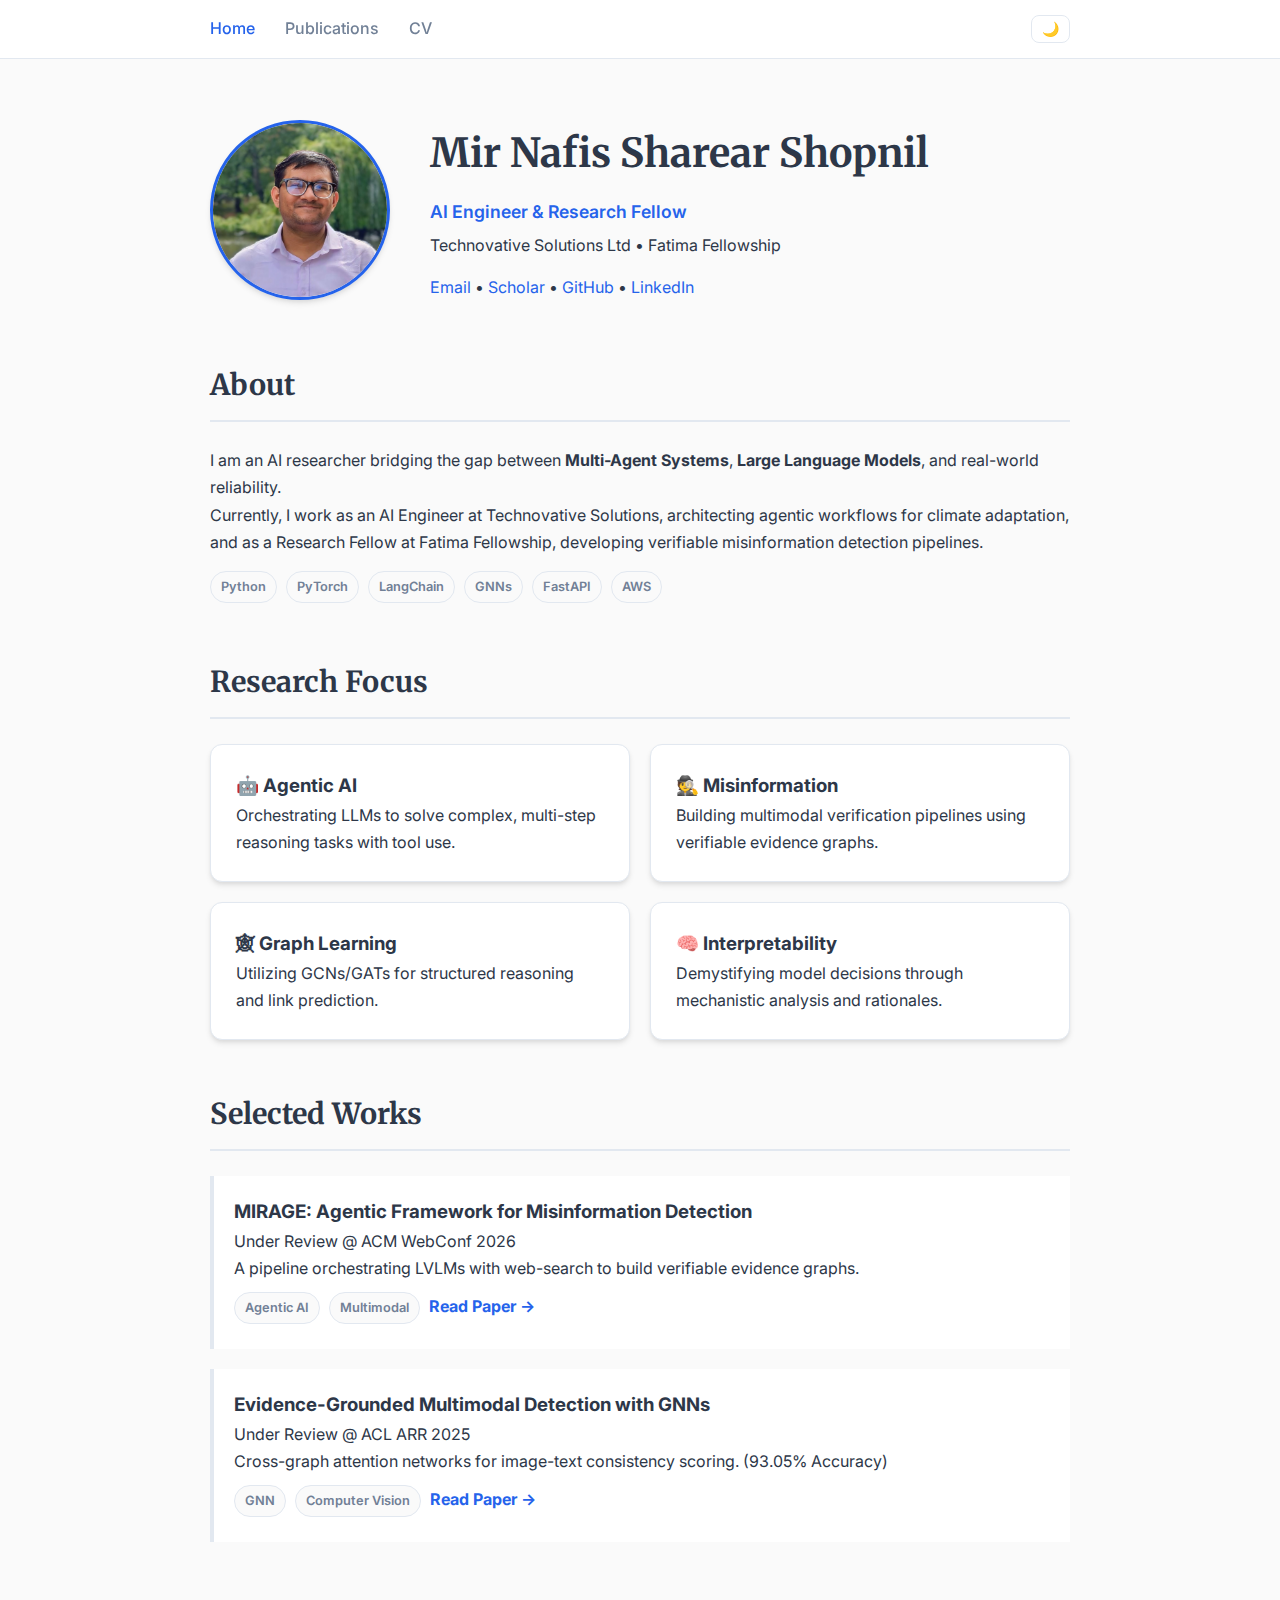
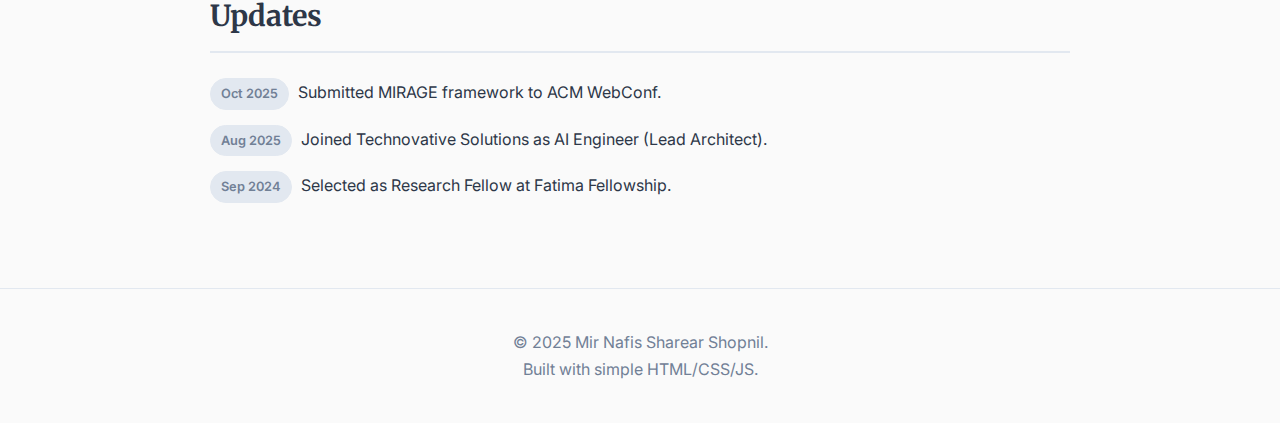
<file: index.html>
<!DOCTYPE html>
<html lang="en" data-theme="light">
<head>
    <meta charset="UTF-8">
    <meta name="viewport" content="width=device-width, initial-scale=1.0">
    <title>Mir Nafis Sharear Shopnil | AI Researcher</title>
    <link rel="icon" type="image/png" href="assets/IMG_1635.png">
    
    <link rel="preconnect" href="https://fonts.googleapis.com">
    <link rel="preconnect" href="https://fonts.gstatic.com" crossorigin>
    <link href="https://fonts.googleapis.com/css2?family=Inter:wght@300;400;600&family=Merriweather:wght@400;700&display=swap" rel="stylesheet">
    
    <link rel="stylesheet" href="css/styles.css">
</head>
<body>

    <nav>
        <div class="container nav-wrapper">
            <div class="nav-links">
                <a href="index.html" class="active">Home</a>
                <a href="publications.html">Publications</a>
                <a href="cv.html">CV</a>
            </div>
            <button class="theme-toggle" id="theme-toggle" aria-label="Toggle Dark Mode">🌙</button>
        </div>
    </nav>

    <main>
        <div class="container">
            
            <header class="profile">
                <div class="profile-wrapper">
                    <img src="assets/IMG_1635.png" alt="Mir Nafis Sharear Shopnil" class="profile-photo">
                    <div class="profile-content">
                        <h1>Mir Nafis Sharear Shopnil</h1>
                        <p class="role">AI Engineer & Research Fellow</p>
                        <p class="affiliation">Technovative Solutions Ltd • Fatima Fellowship</p>
                        
                        <div class="links" style="margin-top: 15px;">
                            <a href="mailto:sharears4077@gmail.com">Email</a> •
                            <a href="https://scholar.google.com/citations?user=pZ70qSoAAAAJ&hl=en" target="_blank">Scholar</a> •
                            <a href="https://github.com/namikazi25" target="_blank">GitHub</a> •
                            <a href="https://www.linkedin.com/in/mirnafissharearshopnil/" target="_blank">LinkedIn</a>
                        </div>
                    </div>
                </div>
            </header>

            <section>
                <h2>About</h2>
                <p>
                    I am an AI researcher bridging the gap between <strong>Multi-Agent Systems</strong>, <strong>Large Language Models</strong>, and real-world reliability.
                </p>
                <p>
                    Currently, I work as an AI Engineer at Technovative Solutions, architecting agentic workflows for climate adaptation, and as a Research Fellow at Fatima Fellowship, developing verifiable misinformation detection pipelines.
                </p>
                <div style="margin-top: 15px;">
                    <span class="badge">Python</span>
                    <span class="badge">PyTorch</span>
                    <span class="badge">LangChain</span>
                    <span class="badge">GNNs</span>
                    <span class="badge">FastAPI</span>
                    <span class="badge">AWS</span>
                </div>
            </section>

            <section>
                <h2>Research Focus</h2>
                <div class="card-grid">
                    <div class="card">
                        <h3>🤖 Agentic AI</h3>
                        <p>Orchestrating LLMs to solve complex, multi-step reasoning tasks with tool use.</p>
                    </div>
                    <div class="card">
                        <h3>🕵️ Misinformation</h3>
                        <p>Building multimodal verification pipelines using verifiable evidence graphs.</p>
                    </div>
                    <div class="card">
                        <h3>🕸 Graph Learning</h3>
                        <p>Utilizing GCNs/GATs for structured reasoning and link prediction.</p>
                    </div>
                    <div class="card">
                        <h3>🧠 Interpretability</h3>
                        <p>Demystifying model decisions through mechanistic analysis and rationales.</p>
                    </div>
                </div>
            </section>

            <section>
                <h2>Selected Works</h2>
                
                <div class="pub-card">
                    <h3 class="pub-title">MIRAGE: Agentic Framework for Misinformation Detection</h3>
                    <p class="pub-venue">Under Review @ ACM WebConf 2026</p>
                    <p class="pub-desc">A pipeline orchestrating LVLMs with web-search to build verifiable evidence graphs.</p>
                    <div class="pub-links" style="margin-top: 10px;">
                        <span class="badge">Agentic AI</span>
                        <span class="badge">Multimodal</span>
                        <a href="https://arxiv.org/abs/2510.17590" target="_blank" style="font-weight:bold;">Read Paper →</a>
                    </div>
                </div>

                <div class="pub-card">
                    <h3 class="pub-title">Evidence-Grounded Multimodal Detection with GNNs</h3>
                    <p class="pub-venue">Under Review @ ACL ARR 2025</p>
                    <p class="pub-desc">Cross-graph attention networks for image-text consistency scoring. (93.05% Accuracy)</p>
                    <div class="pub-links" style="margin-top: 10px;">
                        <span class="badge">GNN</span>
                        <span class="badge">Computer Vision</span>
                        <a href="https://arxiv.org/abs/2505.18221" target="_blank" style="font-weight:bold;">Read Paper →</a>
                    </div>
                </div>
            </section>

            <section>
                <h2>Updates</h2>
                <ul class="news-list" style="list-style: none;">
                    <li style="margin-bottom: 10px;">
                        <span class="badge" style="background:var(--border)">Oct 2025</span> 
                        Submitted MIRAGE framework to ACM WebConf.
                    </li>
                    <li style="margin-bottom: 10px;">
                        <span class="badge" style="background:var(--border)">Aug 2025</span> 
                        Joined Technovative Solutions as AI Engineer (Lead Architect).
                    </li>
                    <li style="margin-bottom: 10px;">
                        <span class="badge" style="background:var(--border)">Sep 2024</span> 
                        Selected as Research Fellow at Fatima Fellowship.
                    </li>
                </ul>
            </section>
        </div>
    </main>

    <footer>
        <div class="container">
            <p>© 2025 Mir Nafis Sharear Shopnil. <br>Built with simple HTML/CSS/JS.</p>
        </div>
    </footer>

    <script src="js/script.js"></script>
</body>
</html>
</file>
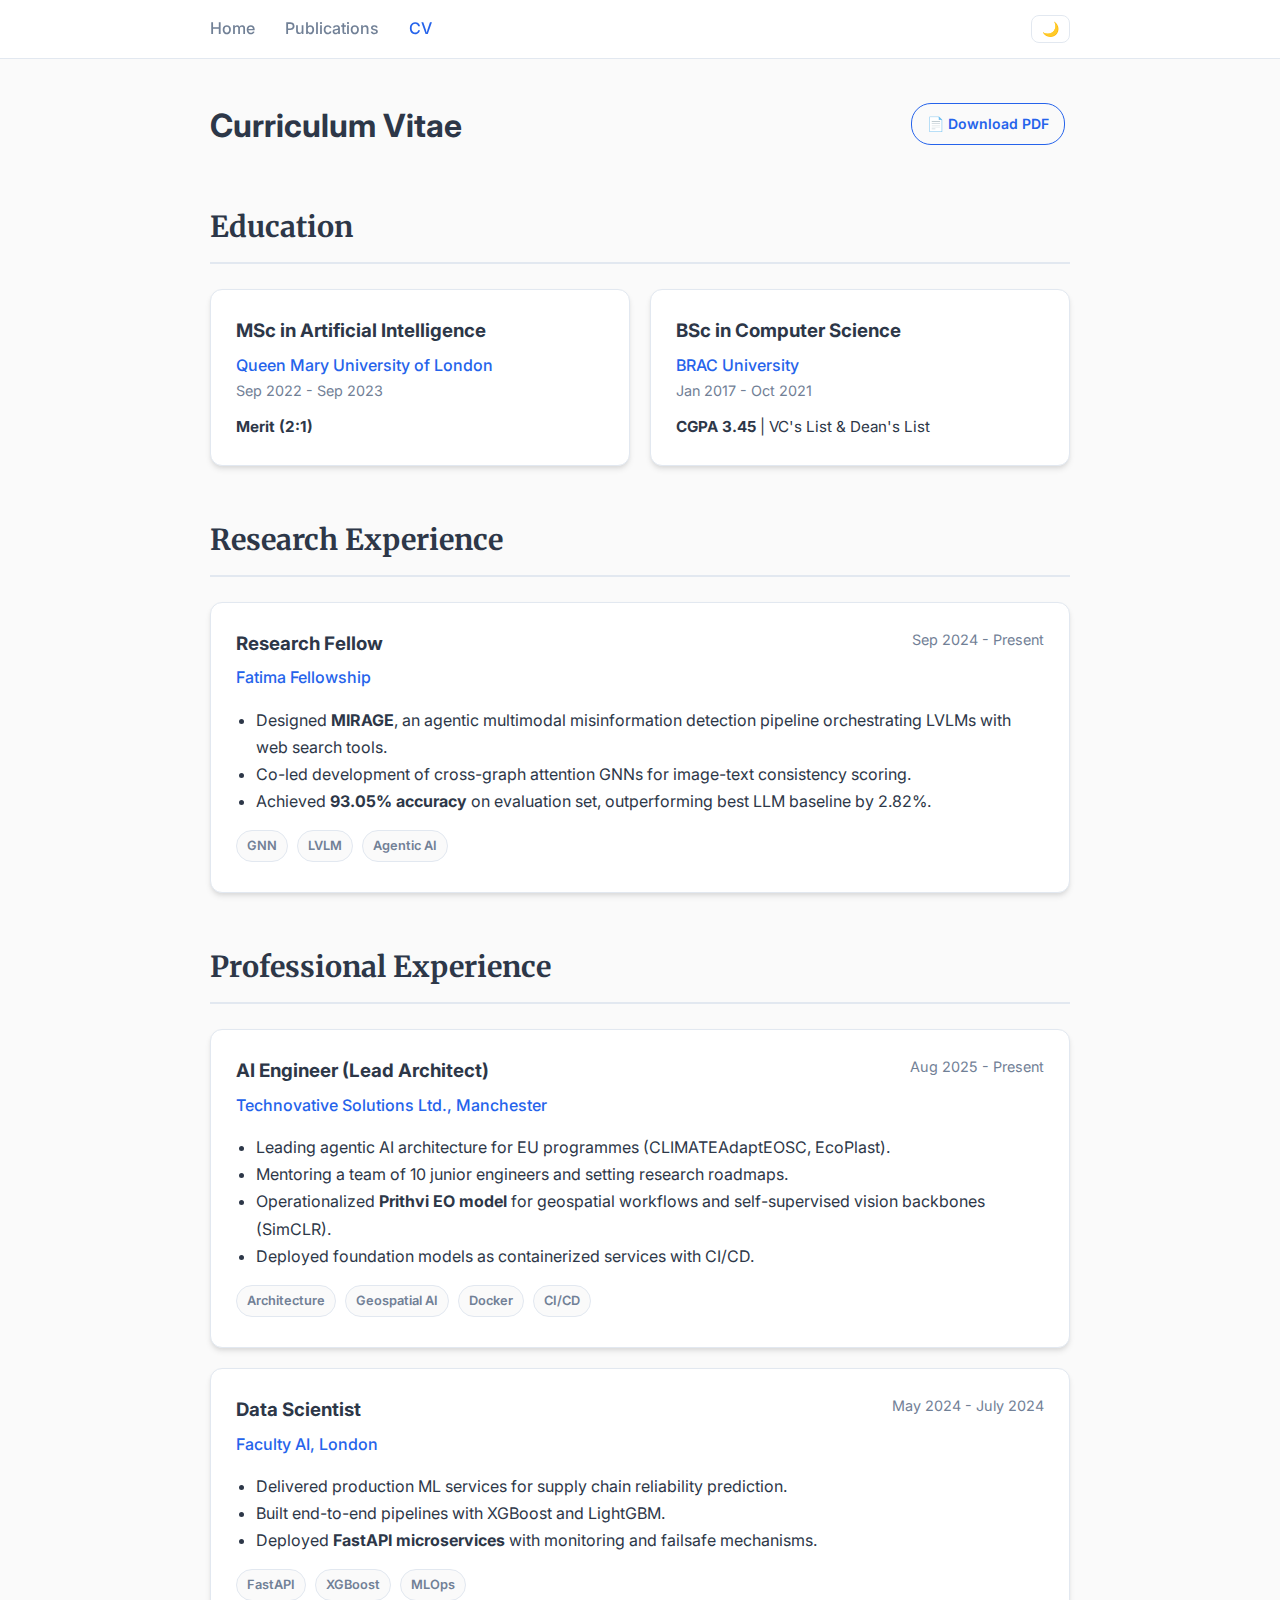
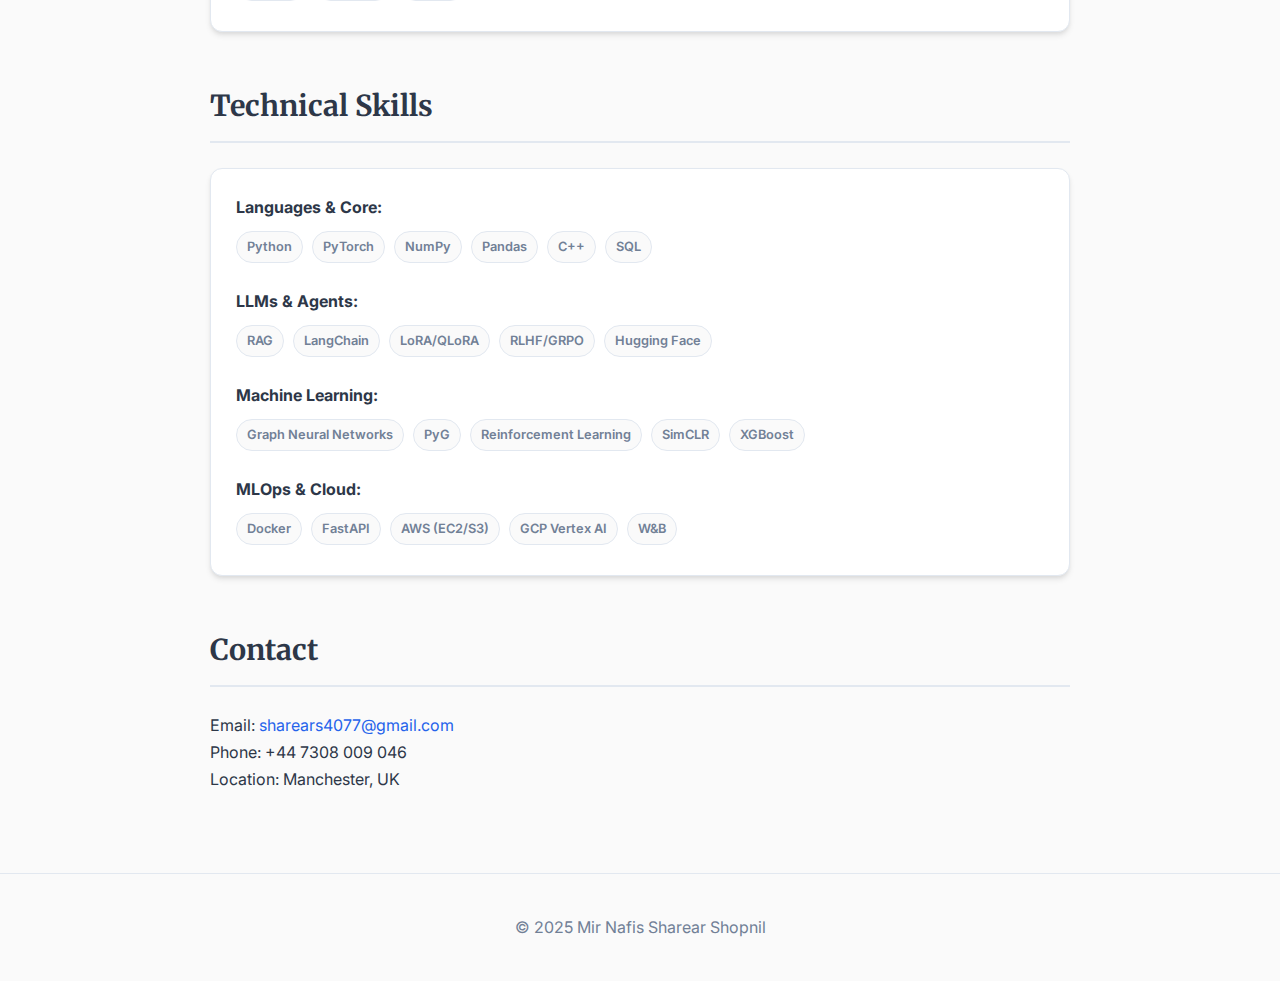
<file: cv.html>
<!DOCTYPE html>
<html lang="en" data-theme="light">
<head>
    <meta charset="UTF-8">
    <meta name="viewport" content="width=device-width, initial-scale=1.0">
    <title>CV - Mir Nafis Sharear Shopnil</title>
    <link rel="icon" type="image/png" href="assets/IMG_1635.png">
    
    <!-- Google Fonts -->
    <link rel="preconnect" href="https://fonts.googleapis.com">
    <link rel="preconnect" href="https://fonts.gstatic.com" crossorigin>
    <link href="https://fonts.googleapis.com/css2?family=Inter:wght@300;400;500;600&family=Merriweather:wght@400;700&display=swap" rel="stylesheet">
    
    <link rel="stylesheet" href="css/styles.css">
</head>
<body>

    <nav>
        <div class="container nav-wrapper">
            <div class="nav-links">
                <a href="index.html">Home</a>
                <a href="publications.html">Publications</a>
                <a href="cv.html" class="active">CV</a>
            </div>
            <button class="theme-toggle" id="theme-toggle" aria-label="Toggle Dark Mode">🌙</button>
        </div>
    </nav>

    <main>
        <div class="container">
            <div style="display: flex; justify-content: space-between; align-items: center; margin-top: 40px; margin-bottom: 20px;">
                <h1 style="margin: 0;">Curriculum Vitae</h1>
                <a href="assets/Mir_N_S_Shopnil_Academic_CV.pdf" target="_blank" class="badge" style="font-size: 14px; padding: 8px 15px; text-decoration: none; border-color: var(--accent); color: var(--accent);">
                    📄 Download PDF
                </a>
            </div>

            <!-- EDUCATION -->
            <section>
                <h2>Education</h2>
                <div class="card-grid">
                    <div class="card">
                        <h3 style="margin-bottom: 5px;">MSc in Artificial Intelligence</h3>
                        <p style="color: var(--accent); font-weight: 500;">Queen Mary University of London</p>
                        <p class="date" style="color: var(--text-muted); font-size: 0.9rem;">Sep 2022 - Sep 2023</p>
                        <p style="margin-top: 10px; font-size: 0.95rem;"><strong>Merit (2:1)</strong></p>
                    </div>

                    <div class="card">
                        <h3 style="margin-bottom: 5px;">BSc in Computer Science</h3>
                        <p style="color: var(--accent); font-weight: 500;">BRAC University</p>
                        <p class="date" style="color: var(--text-muted); font-size: 0.9rem;">Jan 2017 - Oct 2021</p>
                        <p style="margin-top: 10px; font-size: 0.95rem;"><strong>CGPA 3.45</strong> | VC's List & Dean's List</p>
                    </div>
                </div>
            </section>

            <!-- RESEARCH EXPERIENCE -->
            <section>
                <h2>Research Experience</h2>
                
                <div class="card" style="margin-bottom: 20px;">
                    <div style="display: flex; justify-content: space-between; flex-wrap: wrap;">
                        <h3 style="margin-bottom: 5px;">Research Fellow</h3>
                        <span style="color: var(--text-muted); font-size: 0.9rem;">Sep 2024 - Present</span>
                    </div>
                    <p style="color: var(--accent); font-weight: 500; margin-bottom: 15px;">Fatima Fellowship</p>
                    <ul style="margin-left: 20px; color: var(--text-main);">
                        <li>Designed <strong>MIRAGE</strong>, an agentic multimodal misinformation detection pipeline orchestrating LVLMs with web search tools.</li>
                        <li>Co-led development of cross-graph attention GNNs for image-text consistency scoring.</li>
                        <li>Achieved <strong>93.05% accuracy</strong> on evaluation set, outperforming best LLM baseline by 2.82%.</li>
                    </ul>
                    <div style="margin-top: 15px;">
                        <span class="badge">GNN</span>
                        <span class="badge">LVLM</span>
                        <span class="badge">Agentic AI</span>
                    </div>
                </div>
            </section>

            <!-- PROFESSIONAL EXPERIENCE -->
            <section>
                <h2>Professional Experience</h2>

                <div class="card" style="margin-bottom: 20px;">
                    <div style="display: flex; justify-content: space-between; flex-wrap: wrap;">
                        <h3 style="margin-bottom: 5px;">AI Engineer (Lead Architect)</h3>
                        <span style="color: var(--text-muted); font-size: 0.9rem;">Aug 2025 - Present</span>
                    </div>
                    <p style="color: var(--accent); font-weight: 500; margin-bottom: 15px;">Technovative Solutions Ltd., Manchester</p>
                    <ul style="margin-left: 20px; color: var(--text-main);">
                        <li>Leading agentic AI architecture for EU programmes (CLIMATEAdaptEOSC, EcoPlast).</li>
                        <li>Mentoring a team of 10 junior engineers and setting research roadmaps.</li>
                        <li>Operationalized <strong>Prithvi EO model</strong> for geospatial workflows and self-supervised vision backbones (SimCLR).</li>
                        <li>Deployed foundation models as containerized services with CI/CD.</li>
                    </ul>
                    <div style="margin-top: 15px;">
                        <span class="badge">Architecture</span>
                        <span class="badge">Geospatial AI</span>
                        <span class="badge">Docker</span>
                        <span class="badge">CI/CD</span>
                    </div>
                </div>

                <div class="card" style="margin-bottom: 20px;">
                    <div style="display: flex; justify-content: space-between; flex-wrap: wrap;">
                        <h3 style="margin-bottom: 5px;">Data Scientist</h3>
                        <span style="color: var(--text-muted); font-size: 0.9rem;">May 2024 - July 2024</span>
                    </div>
                    <p style="color: var(--accent); font-weight: 500; margin-bottom: 15px;">Faculty AI, London</p>
                    <ul style="margin-left: 20px; color: var(--text-main);">
                        <li>Delivered production ML services for supply chain reliability prediction.</li>
                        <li>Built end-to-end pipelines with XGBoost and LightGBM.</li>
                        <li>Deployed <strong>FastAPI microservices</strong> with monitoring and failsafe mechanisms.</li>
                    </ul>
                    <div style="margin-top: 15px;">
                        <span class="badge">FastAPI</span>
                        <span class="badge">XGBoost</span>
                        <span class="badge">MLOps</span>
                    </div>
                </div>
            </section>

            <!-- SKILLS (Visual Upgrade) -->
            <section>
                <h2>Technical Skills</h2>
                <div class="card">
                    <p style="margin-bottom: 10px;"><strong>Languages & Core:</strong></p>
                    <div style="margin-bottom: 20px;">
                        <span class="badge">Python</span>
                        <span class="badge">PyTorch</span>
                        <span class="badge">NumPy</span>
                        <span class="badge">Pandas</span>
                        <span class="badge">C++</span>
                        <span class="badge">SQL</span>
                    </div>

                    <p style="margin-bottom: 10px;"><strong>LLMs & Agents:</strong></p>
                    <div style="margin-bottom: 20px;">
                        <span class="badge">RAG</span>
                        <span class="badge">LangChain</span>
                        <span class="badge">LoRA/QLoRA</span>
                        <span class="badge">RLHF/GRPO</span>
                        <span class="badge">Hugging Face</span>
                    </div>

                    <p style="margin-bottom: 10px;"><strong>Machine Learning:</strong></p>
                    <div style="margin-bottom: 20px;">
                        <span class="badge">Graph Neural Networks</span>
                        <span class="badge">PyG</span>
                        <span class="badge">Reinforcement Learning</span>
                        <span class="badge">SimCLR</span>
                        <span class="badge">XGBoost</span>
                    </div>

                    <p style="margin-bottom: 10px;"><strong>MLOps & Cloud:</strong></p>
                    <div>
                        <span class="badge">Docker</span>
                        <span class="badge">FastAPI</span>
                        <span class="badge">AWS (EC2/S3)</span>
                        <span class="badge">GCP Vertex AI</span>
                        <span class="badge">W&B</span>
                    </div>
                </div>
            </section>

            <!-- CONTACT -->
            <section style="margin-bottom: 60px;">
                <h2>Contact</h2>
                <p>Email: <a href="mailto:sharears4077@gmail.com">sharears4077@gmail.com</a></p>
                <p>Phone: +44 7308 009 046</p>
                <p>Location: Manchester, UK</p>
            </section>

        </div>
    </main>

    <footer>
        <div class="container">
            <p>© 2025 Mir Nafis Sharear Shopnil</p>
        </div>
    </footer>

    <script src="js/script.js"></script>
</body>
</html>
</file>
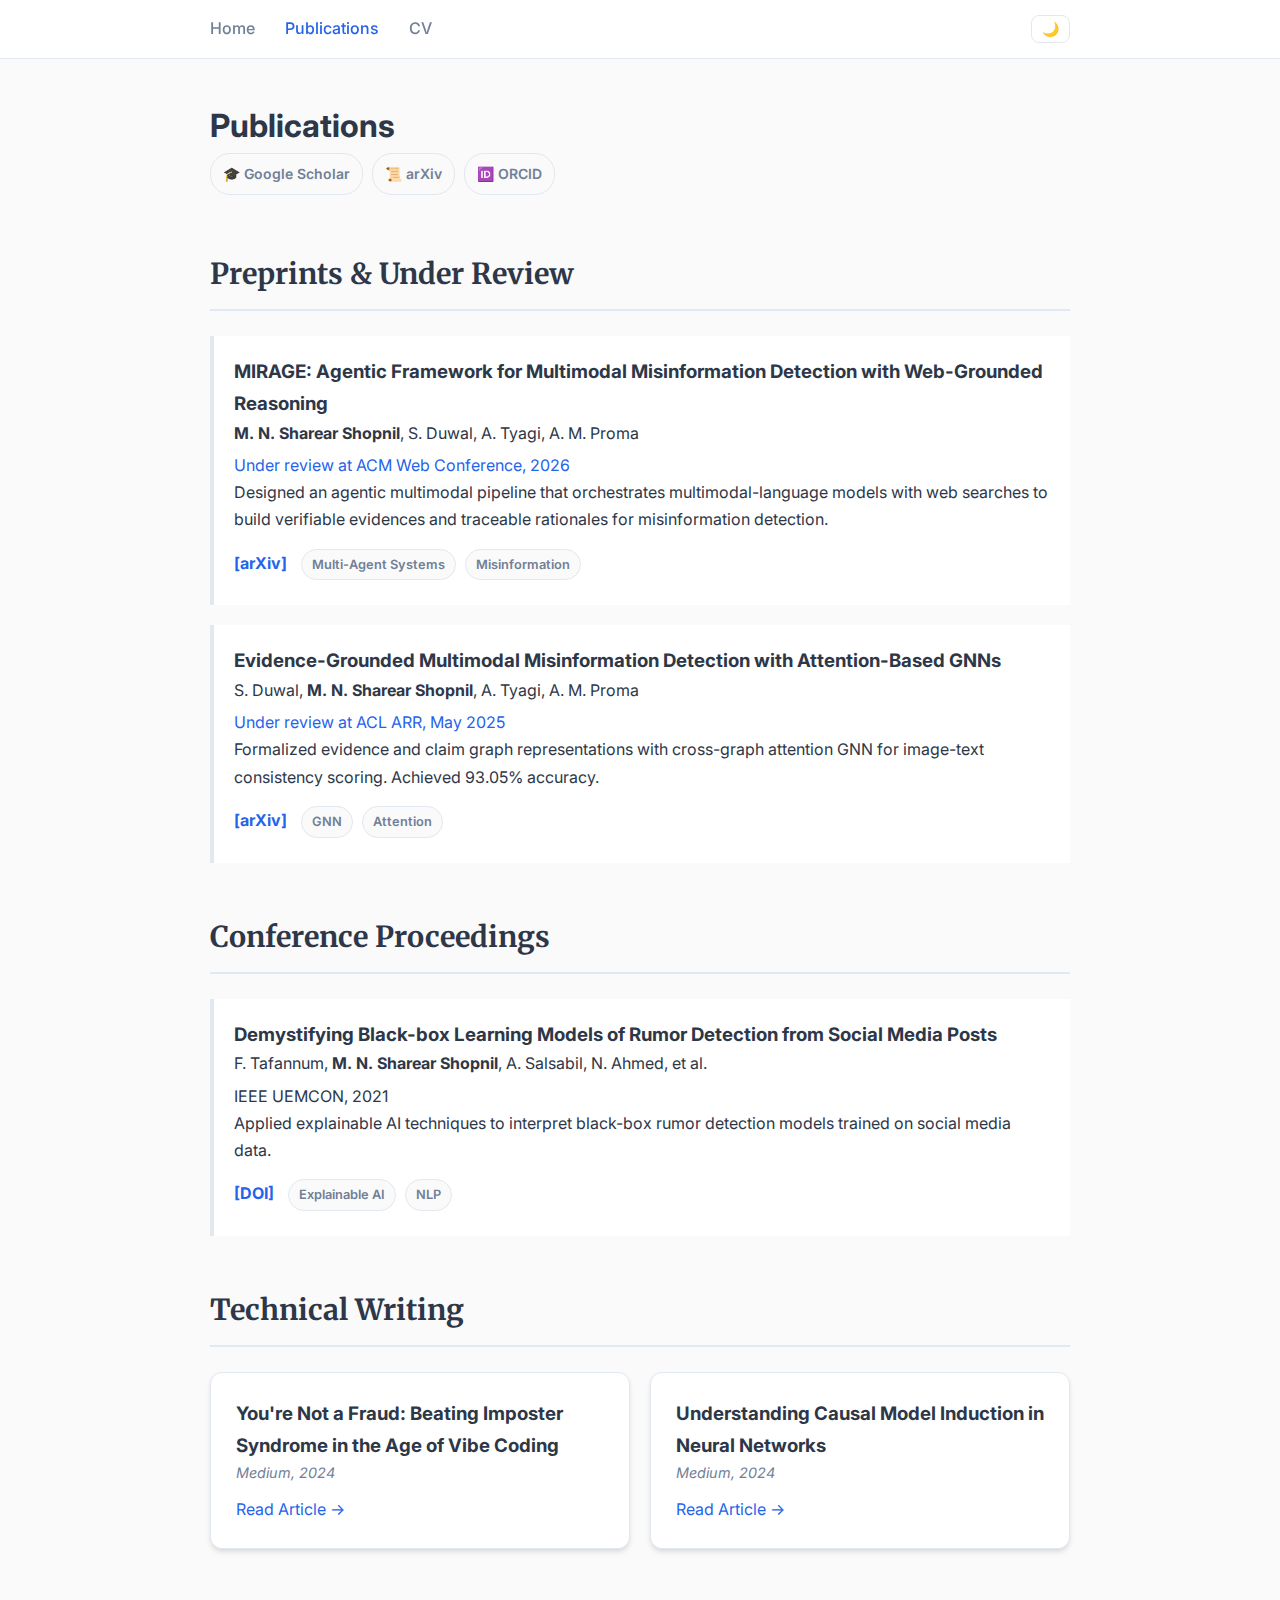
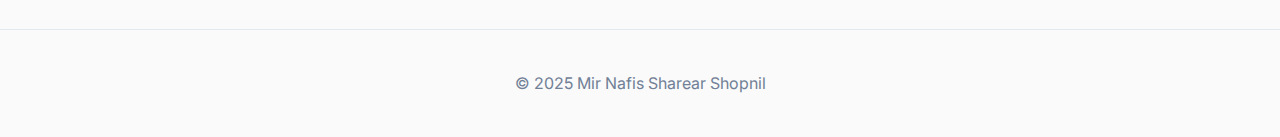
<file: publications.html>
<!DOCTYPE html>
<html lang="en" data-theme="light">
<head>
    <meta charset="UTF-8">
    <meta name="viewport" content="width=device-width, initial-scale=1.0">
    <title>Publications - Mir Nafis Sharear Shopnil</title>
    <link rel="icon" type="image/png" href="assets/IMG_1635.png">
    
    <!-- Google Fonts -->
    <link rel="preconnect" href="https://fonts.googleapis.com">
    <link rel="preconnect" href="https://fonts.gstatic.com" crossorigin>
    <link href="https://fonts.googleapis.com/css2?family=Inter:wght@300;400;500;600&family=Merriweather:wght@400;700&display=swap" rel="stylesheet">
    
    <link rel="stylesheet" href="css/styles.css">
</head>
<body>

    <nav>
        <div class="container nav-wrapper">
            <div class="nav-links">
                <a href="index.html">Home</a>
                <a href="publications.html" class="active">Publications</a>
                <a href="cv.html">CV</a>
            </div>
            <button class="theme-toggle" id="theme-toggle" aria-label="Toggle Dark Mode">🌙</button>
        </div>
    </nav>

    <main>
        <div class="container">
            <h1 style="margin-top: 40px;">Publications</h1>

            <!-- ACADEMIC LINKS -->
            <div style="margin-bottom: 40px;">
                <a href="https://scholar.google.com/citations?user=pZ70qSoAAAAJ&hl=en" target="_blank" class="badge" style="font-size:14px; padding:8px 12px;">🎓 Google Scholar</a>
                <a href="https://arxiv.org/search/?query=Shopnil&searchtype=all" target="_blank" class="badge" style="font-size:14px; padding:8px 12px;">📜 arXiv</a>
                <a href="https://orcid.org" target="_blank" class="badge" style="font-size:14px; padding:8px 12px;">🆔 ORCID</a>
            </div>

            <section>
                <h2>Preprints & Under Review</h2>

                <div class="pub-card">
                    <h3 class="pub-title">MIRAGE: Agentic Framework for Multimodal Misinformation Detection with Web-Grounded Reasoning</h3>
                    <p class="pub-authors"><strong>M. N. Sharear Shopnil</strong>, S. Duwal, A. Tyagi, A. M. Proma</p>
                    <p class="pub-venue" style="margin-top: 5px; color: var(--accent);">Under review at ACM Web Conference, 2026</p>
                    
                    <p class="pub-desc">
                        Designed an agentic multimodal pipeline that orchestrates multimodal-language models with web searches to build verifiable evidences and traceable rationales for misinformation detection.
                    </p>
                    
                    <div class="pub-links" style="margin-top: 15px;">
                        <a href="https://arxiv.org/abs/2510.17590" target="_blank"><strong>[arXiv]</strong></a>
                        <span class="badge" style="margin-left: 10px;">Multi-Agent Systems</span>
                        <span class="badge">Misinformation</span>
                    </div>
                </div>

                <div class="pub-card">
                    <h3 class="pub-title">Evidence-Grounded Multimodal Misinformation Detection with Attention-Based GNNs</h3>
                    <p class="pub-authors">S. Duwal, <strong>M. N. Sharear Shopnil</strong>, A. Tyagi, A. M. Proma</p>
                    <p class="pub-venue" style="margin-top: 5px; color: var(--accent);">Under review at ACL ARR, May 2025</p>
                    
                    <p class="pub-desc">
                        Formalized evidence and claim graph representations with cross-graph attention GNN for image-text consistency scoring. Achieved 93.05% accuracy.
                    </p>
                    
                    <div class="pub-links" style="margin-top: 15px;">
                        <a href="https://arxiv.org/abs/2505.18221" target="_blank"><strong>[arXiv]</strong></a>
                        <span class="badge" style="margin-left: 10px;">GNN</span>
                        <span class="badge">Attention</span>
                    </div>
                </div>
            </section>

            <section>
                <h2>Conference Proceedings</h2>

                <div class="pub-card">
                    <h3 class="pub-title">Demystifying Black-box Learning Models of Rumor Detection from Social Media Posts</h3>
                    <p class="pub-authors">F. Tafannum, <strong>M. N. Sharear Shopnil</strong>, A. Salsabil, N. Ahmed, et al.</p>
                    <p class="pub-venue" style="margin-top: 5px; color: var(--text-main);">IEEE UEMCON, 2021</p>
                    
                    <p class="pub-desc">
                        Applied explainable AI techniques to interpret black-box rumor detection models trained on social media data.
                    </p>
                    
                    <div class="pub-links" style="margin-top: 15px;">
                        <a href="https://doi.org/10.1109/UEMCON53757.2021.9666567" target="_blank"><strong>[DOI]</strong></a>
                        <span class="badge" style="margin-left: 10px;">Explainable AI</span>
                        <span class="badge">NLP</span>
                    </div>
                </div>
            </section>

            <section>
                <h2>Technical Writing</h2>
                
                <div class="card-grid">
                    <div class="card">
                        <h3>You're Not a Fraud: Beating Imposter Syndrome in the Age of Vibe Coding</h3>
                        <p style="font-style: italic; color: var(--text-muted); font-size: 0.9rem; margin-bottom: 10px;">Medium, 2024</p>
                        <a href="https://medium.com/@shopnil/youre-not-a-fraud-beating-imposter-syndrome-in-the-age-of-vibe-coding-501f8faa56bc" target="_blank">Read Article →</a>
                    </div>

                    <div class="card">
                        <h3>Understanding Causal Model Induction in Neural Networks</h3>
                        <p style="font-style: italic; color: var(--text-muted); font-size: 0.9rem; margin-bottom: 10px;">Medium, 2024</p>
                        <a href="https://medium.com/@shopnil/understanding-causal-model-induction-in-neural-networks-for-interpretability-480daa76c446" target="_blank">Read Article →</a>
                    </div>
                </div>
            </section>

        </div>
    </main>

    <footer>
        <div class="container">
            <p>© 2025 Mir Nafis Sharear Shopnil</p>
        </div>
    </footer>

    <script src="js/script.js"></script>
</body>
</html>
</file>
<file: css/styles.css>
:root {
    --bg-color: #fafafa;
    --card-bg: #ffffff;
    --text-main: #2d3748;
    --text-muted: #718096;
    --accent: #2563eb; /* Academic Blue */
    --accent-hover: #1d4ed8;
    --border: #e2e8f0;
    --shadow: 0 4px 6px -1px rgba(0, 0, 0, 0.1), 0 2px 4px -1px rgba(0, 0, 0, 0.06);
    --font-sans: 'Inter', -apple-system, BlinkMacSystemFont, sans-serif;
    --font-serif: 'Merriweather', serif; /* For academic feel */
}

[data-theme="dark"] {
    --bg-color: #0f172a;
    --card-bg: #1e293b;
    --text-main: #f1f5f9;
    --text-muted: #94a3b8;
    --accent: #60a5fa;
    --border: #334155;
    --shadow: 0 4px 6px -1px rgba(0, 0, 0, 0.3);
}

* { box-sizing: border-box; margin: 0; padding: 0; transition: background-color 0.3s ease, color 0.3s ease; }

body {
    font-family: var(--font-sans);
    line-height: 1.7;
    color: var(--text-main);
    background-color: var(--bg-color);
    font-size: 16px;
}

.container { max-width: 900px; margin: 0 auto; padding: 0 20px; }

/* --- Modern Navigation --- */
nav {
    position: sticky;
    top: 0;
    background: rgba(255, 255, 255, 0.85);
    backdrop-filter: blur(12px); /* Glassmorphism */
    border-bottom: 1px solid var(--border);
    z-index: 100;
    padding: 15px 0;
}

[data-theme="dark"] nav { background: rgba(15, 23, 42, 0.85); }

.nav-wrapper {
    display: flex;
    justify-content: space-between;
    align-items: center;
}

.nav-links { display: flex; gap: 30px; }

nav a {
    color: var(--text-muted);
    text-decoration: none;
    font-weight: 500;
    position: relative;
}

nav a:hover, nav a.active { color: var(--accent); }

/* --- Theme Toggle Button --- */
.theme-toggle {
    background: none;
    border: 1px solid var(--border);
    color: var(--text-main);
    padding: 5px 10px;
    border-radius: 8px;
    cursor: pointer;
    font-size: 14px;
}

/* --- Hero Section --- */
.profile { margin: 60px 0; animation: fadeIn 0.8s ease-out; }

.profile-wrapper {
    display: flex;
    align-items: center;
    gap: 40px;
}

.profile-photo {
    width: 180px;
    height: 180px;
    border-radius: 50%;
    object-fit: cover;
    border: 3px solid var(--accent);
    box-shadow: var(--shadow);
}

.profile h1 {
    font-family: var(--font-serif);
    font-size: 2.5rem;
    margin-bottom: 10px;
    color: var(--text-main);
}

.role {
    font-size: 1.1rem;
    color: var(--accent);
    font-weight: 600;
    margin-bottom: 5px;
}

/* --- Tags/Badges (For Skills) --- */
.badge {
    display: inline-block;
    background-color: var(--bg-color);
    border: 1px solid var(--border);
    padding: 4px 10px;
    border-radius: 20px;
    font-size: 0.8rem;
    font-weight: 600;
    color: var(--text-muted);
    margin-right: 5px;
    margin-bottom: 5px;
}

/* --- Cards (Projects/News/Experience) --- */
.card-grid {
    display: grid;
    grid-template-columns: repeat(auto-fit, minmax(280px, 1fr));
    gap: 20px;
}

.card {
    background: var(--card-bg);
    border: 1px solid var(--border);
    border-radius: 12px;
    padding: 25px;
    box-shadow: var(--shadow);
    transition: transform 0.2s;
}

.card:hover { transform: translateY(-3px); border-color: var(--accent); }

/* --- Typography --- */
h2 {
    font-family: var(--font-serif);
    font-size: 1.8rem;
    margin: 50px 0 25px 0;
    border-bottom: 2px solid var(--border);
    padding-bottom: 10px;
}

a { color: var(--accent); text-decoration: none; }
a:hover { text-decoration: underline; }

/* --- Publication Specifics --- */
.pub-card {
    margin-bottom: 20px;
    padding: 20px;
    border-left: 4px solid var(--border);
    background: var(--card-bg);
}
.pub-card:hover { border-left-color: var(--accent); }

/* --- Footer --- */
footer {
    margin-top: 80px;
    padding: 40px 0;
    border-top: 1px solid var(--border);
    color: var(--text-muted);
    text-align: center;
}

/* --- Animations --- */
@keyframes fadeIn {
    from { opacity: 0; transform: translateY(10px); }
    to { opacity: 1; transform: translateY(0); }
}

/* Mobile */
@media (max-width: 768px) {
    .profile-wrapper { flex-direction: column; text-align: center; }
    .profile h1 { font-size: 2rem; }
}
</file>
